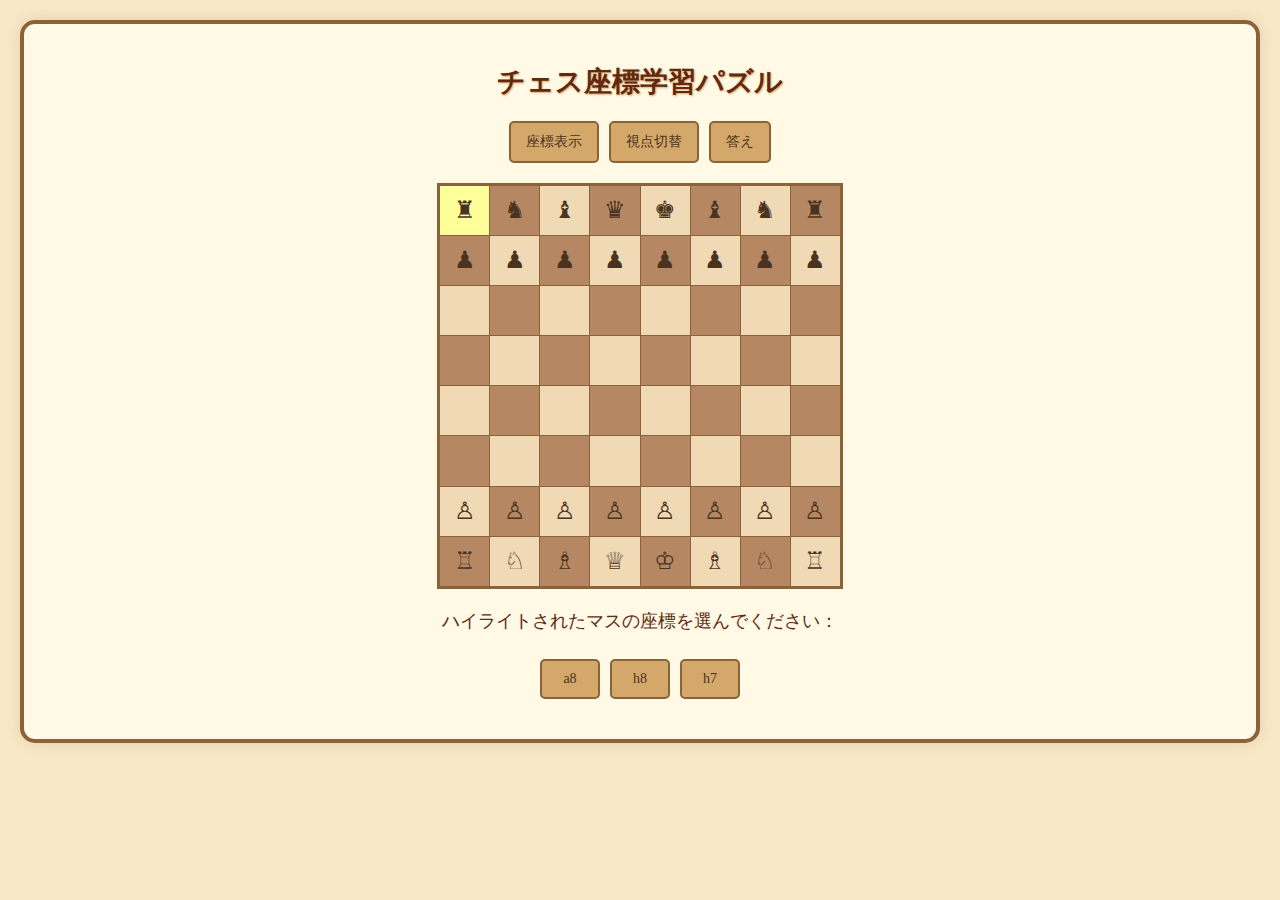
<file: chesszahyo.html>
<!DOCTYPE html>
<html lang="ja">
<head>
    <meta charset="UTF-8">
    <meta name="viewport" content="width=device-width, initial-scale=1.0">
    <title>チェス座標学習パズル</title>
    <style>
        body {
            font-family: 'Georgia', serif;
            background-color: #f9e7c5;
            color: #4a3420;
            display: flex;
            flex-direction: column;
            align-items: center;
            padding: 20px;
            margin: 0;
        }

        h1 {
            font-size: 28px;
            margin-bottom: 20px;
            text-align: center;
            color: #632810;
            text-shadow: 1px 1px 2px #d4a76a;
        }

        #game-container {
            background-color: #fff9e6;
            border: 4px solid #8c6239;
            border-radius: 15px;
            padding: 20px;
            box-shadow: 0 0 15px rgba(0,0,0,0.1);
            max-width: 100%;
            width: 100%;
            box-sizing: border-box;
        }

        #chessboard {
            display: grid;
            grid-template-columns: repeat(8, 1fr);
            grid-template-rows: repeat(8, 1fr);
            gap: 1px;
            margin: 20px auto;
            border: 3px solid #8c6239;
            background-color: #8c6239;
            max-width: 400px;
            width: 100%;
            aspect-ratio: 1 / 1;
        }

        .square {
            display: flex;
            justify-content: center;
            align-items: center;
            font-size: 24px;
            cursor: pointer;
            transition: all 0.3s;
            position: relative;
        }

        .square:hover {
            transform: scale(1.05);
        }

        .square.white {
            background-color: #f0d9b5;
        }

        .square.black {
            background-color: #b58863;
        }

        .square.highlighted {
            background-color: #ffff99;
            animation: pulse 1s infinite alternate;
        }

        @keyframes pulse {
            from { transform: scale(1); }
            to { transform: scale(1.05); }
        }

        .coordinate-label, .piece-coordinate {
            font-size: 10px;
            position: absolute;
            color: #4a3420;
            opacity: 0;
            transition: opacity 0.3s;
        }

        .coordinate-label {
            bottom: 2px;
            right: 2px;
        }

        .piece-coordinate {
            top: 2px;
            left: 2px;
        }

        .show-coordinates .coordinate-label,
        .show-coordinates .piece-coordinate {
            opacity: 1;
        }

        #message {
            font-size: 18px;
            margin: 20px 0;
            min-height: 30px;
            text-align: center;
            color: #632810;
        }

        #button-panel, #choices {
            display: flex;
            flex-wrap: wrap;
            justify-content: center;
            gap: 10px;
            margin: 20px 0;
        }

        .control-button, .choice-button {
            font-family: 'Georgia', serif;
            padding: 10px 15px;
            font-size: 14px;
            cursor: pointer;
            background-color: #d4a76a;
            color: #4a3420;
            border: 2px solid #8c6239;
            border-radius: 5px;
            transition: all 0.3s;
        }

        .control-button:hover, .choice-button:hover {
            background-color: #e6c395;
        }

        .choice-button {
            min-width: 60px;
        }

        @keyframes fadeIn {
            from { opacity: 0; }
            to { opacity: 1; }
        }

        .fade-in {
            animation: fadeIn 0.5s ease-out;
        }

        @media (max-width: 600px) {
            body {
                padding: 10px;
            }

            h1 {
                font-size: 24px;
            }

            #game-container {
                padding: 10px;
            }

            .square {
                font-size: 18px;
            }

            .coordinate-label, .piece-coordinate {
                font-size: 8px;
            }

            .control-button, .choice-button {
                padding: 8px 12px;
                font-size: 12px;
            }
        }
    </style>
</head>
<body>
    <div id="game-container">
        <h1>チェス座標学習パズル</h1>
        <div id="button-panel">
            <button class="control-button fade-in" id="toggleCoordinates">座標表示</button>
            <button class="control-button fade-in" id="toggleColor">視点切替</button>
            <button class="control-button fade-in" id="showAnswer">答え</button>
        </div>
        <div id="chessboard" class="fade-in"></div>
        <div id="message" class="fade-in"></div>
        <div id="choices" class="fade-in"></div>
    </div>

    <script>
        const files = ['a', 'b', 'c', 'd', 'e', 'f', 'g', 'h'];
        const ranks = ['1', '2', '3', '4', '5', '6', '7', '8'];
        let playerSideWhite = true;
        let currentQuestion = null;
        
        const pieces = {
            white: ['♖', '♘', '♗', '♕', '♔', '♗', '♘', '♖', '♙', '♙', '♙', '♙', '♙', '♙', '♙', '♙'],
            black: ['♜', '♞', '♝', '♛', '♚', '♝', '♞', '♜', '♟', '♟', '♟', '♟', '♟', '♟', '♟', '♟']
        };

        function getCoordinate(file, rank) {
            if (playerSideWhite) {
                return `${files[file]}${rank + 1}`;
            } else {
                return `${files[7-file]}${8-rank}`;
            }
        }

        function generateBoard() {
            const chessboard = document.getElementById('chessboard');
            chessboard.innerHTML = '';

            for (let rank = 7; rank >= 0; rank--) {
                for (let file = 0; file < 8; file++) {
                    const square = document.createElement('div');
                    square.classList.add('square');
                    
                    if ((rank + file) % 2 === 0) {
                        square.classList.add('black');
                    } else {
                        square.classList.add('white');
                    }

                    const coordinate = getCoordinate(file, rank);
                    square.dataset.coordinate = coordinate;

                    const label = document.createElement('span');
                    label.classList.add('coordinate-label');
                    label.textContent = coordinate;
                    square.appendChild(label);

                    let piece = '';
                    if (playerSideWhite) {
                        if (rank === 7) piece = pieces.black[file];
                        if (rank === 6) piece = pieces.black[file + 8];
                        if (rank === 1) piece = pieces.white[file + 8];
                        if (rank === 0) piece = pieces.white[file];
                    } else {
                        if (rank === 7) piece = pieces.white[7-file];
                        if (rank === 6) piece = pieces.white[15-file];
                        if (rank === 1) piece = pieces.black[15-file];
                        if (rank === 0) piece = pieces.black[7-file];
                    }

                    if (piece) {
                        square.innerHTML = piece;
                        const pieceLabel = document.createElement('span');
                        pieceLabel.classList.add('piece-coordinate');
                        pieceLabel.textContent = coordinate;
                        square.appendChild(pieceLabel);
                    }

                    square.addEventListener('click', () => handleSquareClick(square));
                    chessboard.appendChild(square);
                }
            }
        }

        function handleSquareClick(square) {
            if (!currentQuestion || currentQuestion.type !== 'click') return;
            
            if (square.dataset.coordinate === currentQuestion.answer) {
                square.classList.add('highlighted');
                showSuccessMessage();
                setTimeout(resetGame, 1500);
            } else {
                showErrorMessage();
            }
        }

        function generateQuestion() {
            const squares = Array.from(document.querySelectorAll('.square'));
            const targetSquare = squares[Math.floor(Math.random() * squares.length)];
            
            currentQuestion = {
                answer: targetSquare.dataset.coordinate,
                type: Math.random() < 0.5 ? 'click' : 'choice'
            };

            squares.forEach(square => square.classList.remove('highlighted'));

            if (currentQuestion.type === 'click') {
                showQuestionMessage(`座標 ${currentQuestion.answer} をクリックしてください。`);
                document.getElementById('choices').innerHTML = '';
            } else {
                generateChoices(currentQuestion.answer);
                targetSquare.classList.add('highlighted');
            }
        }

        function generateChoices(correct) {
            const squares = Array.from(document.querySelectorAll('.square'));
            let choices = [correct];
            
            while (choices.length < 3) {
                const randomSquare = squares[Math.floor(Math.random() * squares.length)];
                const coordinate = randomSquare.dataset.coordinate;
                if (!choices.includes(coordinate)) {
                    choices.push(coordinate);
                }
            }

            choices.sort(() => Math.random() - 0.5);

            const choicesDiv = document.getElementById('choices');
            choicesDiv.innerHTML = '';
            showQuestionMessage('ハイライトされたマスの座標を選んでください：');

            choices.forEach(choice => {
                const button = document.createElement('button');
                button.classList.add('choice-button', 'fade-in');
                button.textContent = choice;
                button.addEventListener('click', () => {
                    if (choice === correct) {
                        button.style.backgroundColor = '#90EE90';
                        showSuccessMessage();
                        setTimeout(resetGame, 1500);
                    } else {
                        button.style.backgroundColor = '#FFB6C1';
                        showErrorMessage();
                    }
                });
                choicesDiv.appendChild(button);
            });
        }

        function resetGame() {
            document.querySelectorAll('.square').forEach(square => {
                square.classList.remove('highlighted');
            });
            document.querySelectorAll('.choice-button').forEach(button => {
                button.style.backgroundColor = '#d4a76a';
            });
            generateQuestion();
        }

        function showQuestionMessage(text) {
            const messageElement = document.getElementById('message');
            messageElement.textContent = text;
            messageElement.classList.remove('fade-in');
            void messageElement.offsetWidth;
            messageElement.classList.add('fade-in');
        }

        function showSuccessMessage() {
            showMessage('正解です！素晴らしい推理力ですね。', 'success');
        }

        function showErrorMessage() {
            showMessage('惜しい！もう一度よく考えてみましょう。', 'error');
        }

        function showMessage(text, type) {
            const messageElement = document.getElementById('message');
            messageElement.textContent = text;
            messageElement.classList.remove('fade-in');
            void messageElement.offsetWidth;
            messageElement.classList.add('fade-in');

            if (type === 'success') {
                messageElement.style.color = '#006400';
            } else if (type === 'error') {
                messageElement.style.color = '#8B0000';
            }

            setTimeout(() => {
                messageElement.style.color = '#632810';
                if (type === 'error') {
                    if (currentQuestion.type === 'click') {
                        showQuestionMessage(`座標 ${currentQuestion.answer} をクリックしてください。`);
                    } else {
                        showQuestionMessage('ハイライトされたマスの座標を選んでください：');
                    }
                }
            }, 1500);
        }

        document.getElementById('toggleCoordinates').addEventListener('click', () => {
            document.getElementById('chessboard').classList.toggle('show-coordinates');
        });

        document.getElementById('toggleColor').addEventListener('click', () => {
            playerSideWhite = !playerSideWhite;
            generateBoard();
            generateQuestion();
        });

        document.getElementById('showAnswer').addEventListener('click', () => {
            if (currentQuestion) {
                const correctSquare = document.querySelector(`[data-coordinate="${currentQuestion.answer}"]`);
                correctSquare.classList.add('highlighted');

                if (currentQuestion.type === 'choice') {
                    const choiceButtons = document.querySelectorAll('.choice-button');
                    choiceButtons.forEach(button => {
                        if (button.textContent === currentQuestion.answer) {
                            button.style.backgroundColor = '#90EE90';
                        }
                    });
                    showMessage(`正解は ${currentQuestion.answer} です。よく観察してみましょう。`, 'success');
                } else {
                    showMessage(`正解のマス（${currentQuestion.answer}）をハイライトしました。次は自力で解けるはずです！`, 'success');
                }
            }
        });

        generateBoard();
        generateQuestion();
    </script>
</body>
</html>
</file>
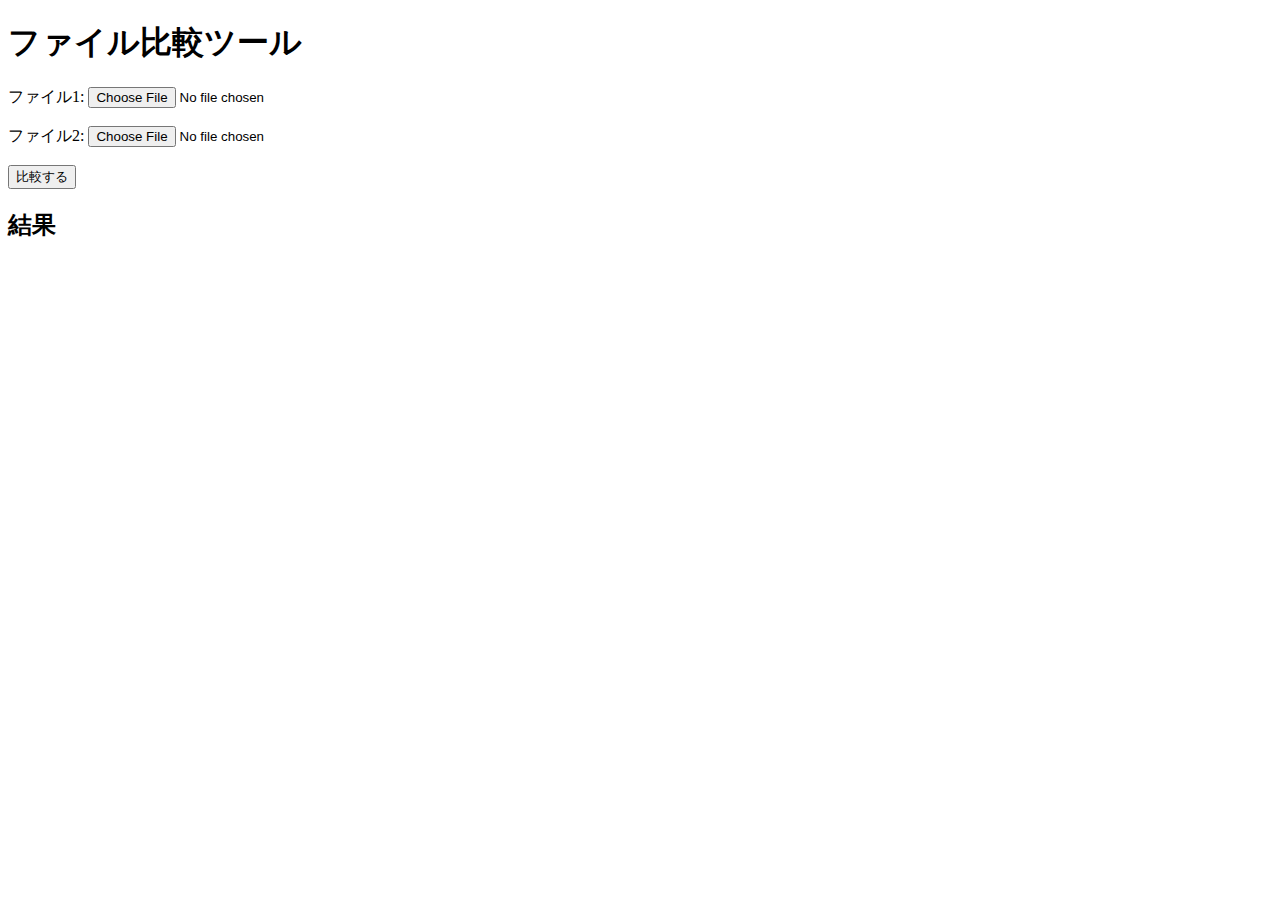
<file: en_usjson更新部分確認ツール.html>
<!DOCTYPE html>
<html lang="ja">
<head>
    <meta charset="UTF-8">
    <title>ファイル比較ツール</title>
</head>
<body>
    <h1>ファイル比較ツール</h1>
    <form>
        <label>ファイル1:</label>
        <input type="file" id="file1" accept=".json"><br><br>
        <label>ファイル2:</label>
        <input type="file" id="file2" accept=".json"><br><br>
        <button type="button" onclick="compareFiles()">比較する</button>
    </form>
    <h2>結果</h2>
    <div id="result"></div>

    <script>
        async function compareFiles() {
            console.log("compareFiles function called");  // デバッグ用ログ
            
            const file1 = document.getElementById('file1').files[0];
            const file2 = document.getElementById('file2').files[0];
            
            if (!file1 || !file2) {
                alert("2つのファイルを選択してください。");
                return;
            }

            const content1 = await file1.text();
            const content2 = await file2.text();

            console.log("File 1 content:", content1);  // デバッグ用
            console.log("File 2 content:", content2);  // デバッグ用

            let json1, json2;
            try {
                json1 = JSON.parse(content1);
                json2 = JSON.parse(content2);
            } catch (error) {
                console.error("JSONのパースに失敗しました:", error);
                alert("ファイルが正しいJSON形式ではありません。エラー内容: " + error.message);
                return;
            }

            const result = compareJSON(json1, json2);
            displayResult(result);
        }

        function compareJSON(json1, json2) {
            const diff = {
                onlyInFile1: [],
                onlyInFile2: [],
                differentValues: []
            };

            for (const key in json1) {
                if (json2.hasOwnProperty(key)) {
                    if (json1[key] !== json2[key]) {
                        diff.differentValues.push({ key: key, file1Value: json1[key], file2Value: json2[key] });
                    }
                } else {
                    diff.onlyInFile1.push({ key: key, value: json1[key] });
                }
            }

            for (const key in json2) {
                if (!json1.hasOwnProperty(key)) {
                    diff.onlyInFile2.push({ key: key, value: json2[key] });
                }
            }

            return diff;
        }

        function displayResult(result) {
            const resultDiv = document.getElementById("result");
            resultDiv.innerHTML = "";  // 初期化

            if (result.onlyInFile1.length === 0 && result.onlyInFile2.length === 0 && result.differentValues.length === 0) {
                resultDiv.innerHTML = "<p>両ファイルは同一です。</p>";
                return;
            }

            if (result.onlyInFile1.length > 0) {
                resultDiv.innerHTML += "<h3>ファイル1にのみ存在するエントリ</h3><ul>";
                result.onlyInFile1.forEach(item => {
                    resultDiv.innerHTML += `<li>"${item.key}": "${item.value}"</li>`;
                });
                resultDiv.innerHTML += "</ul>";
            }

            if (result.onlyInFile2.length > 0) {
                resultDiv.innerHTML += "<h3>ファイル2にのみ存在するエントリ</h3><ul>";
                result.onlyInFile2.forEach(item => {
                    resultDiv.innerHTML += `<li>"${item.key}": "${item.value}"</li>`;
                });
                resultDiv.innerHTML += "</ul>";
            }

            if (result.differentValues.length > 0) {
                resultDiv.innerHTML += "<h3>異なる値を持つエントリ</h3><ul>";
                result.differentValues.forEach(item => {
                    resultDiv.innerHTML += `<li>"${item.key}": "ファイル1の値=${item.file1Value}", "ファイル2の値=${item.file2Value}"</li>`;
                });
                resultDiv.innerHTML += "</ul>";
            }
        }
    </script>
</body>
</html>
</file>
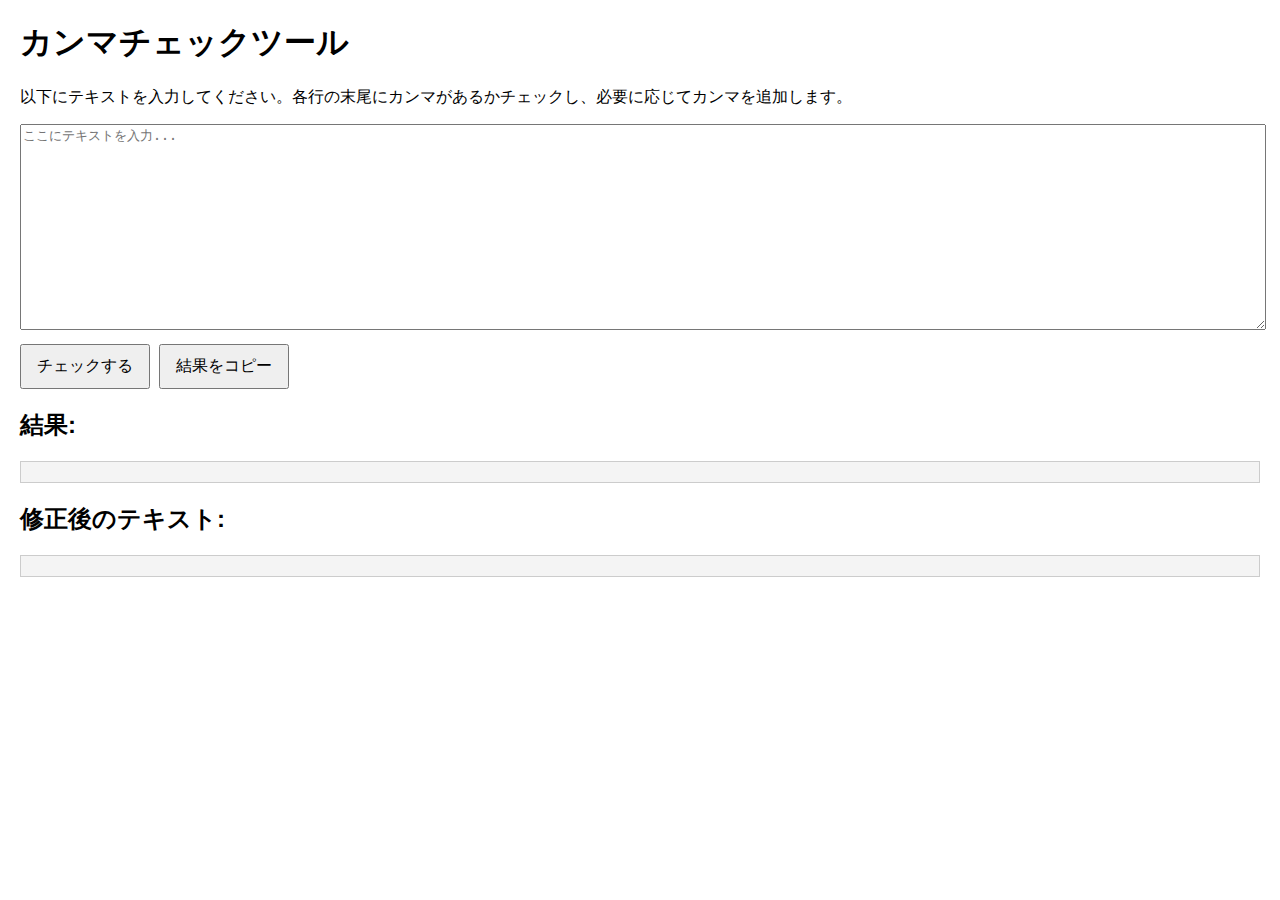
<file: カンマチェックツール.html>
<!DOCTYPE html>
<html lang="ja">
<head>
    <meta charset="UTF-8">
    <meta name="viewport" content="width=device-width, initial-scale=1.0">
    <title>カンマチェックツール</title>
    <style>
        body {
            font-family: Arial, sans-serif;
            margin: 20px;
        }
        textarea {
            width: 100%;
            height: 200px;
            margin-bottom: 10px;
        }
        button {
            padding: 10px 15px;
            font-size: 16px;
            margin-right: 5px;
        }
        pre {
            background-color: #f4f4f4;
            padding: 10px;
            border: 1px solid #ccc;
            white-space: pre-wrap; /* 改行を反映 */
        }
    </style>
</head>
<body>
    <h1>カンマチェックツール</h1>
    <p>以下にテキストを入力してください。各行の末尾にカンマがあるかチェックし、必要に応じてカンマを追加します。</p>
    <textarea id="inputText" placeholder="ここにテキストを入力..."></textarea><br>
    <button onclick="checkComma()">チェックする</button>
    <button onclick="copyResult()">結果をコピー</button>
    <h2>結果:</h2>
    <pre id="result"></pre>
    <h2>修正後のテキスト:</h2>
    <pre id="fixedResult"></pre>

    <script>
        function checkComma() {
            const text = document.getElementById('inputText').value;
            const lines = text.split('\n');
            let result = '';
            let fixedLines = [];

            lines.forEach((line, index) => {
                if (line.trim() === '') {
                    // 空行はスキップ
                    fixedLines.push(line);
                    return;
                }
                if (line.trim().endsWith(',')) {
                    result += `行 ${index + 1}: カンマがあります\n`;
                    fixedLines.push(line); // そのまま追加
                } else {
                    result += `行 ${index + 1}: カンマはありません\n`;
                    fixedLines.push(line + ','); // カンマを追加
                }
            });

            document.getElementById('result').innerText = result;
            document.getElementById('fixedResult').innerText = fixedLines.join('\n'); // 修正後のテキストを表示
        }

        function copyResult() {
            const fixedText = document.getElementById('fixedResult').innerText;
            navigator.clipboard.writeText(fixedText)
                .then(() => {
                    alert('修正後のテキストがコピーされました。');
                })
                .catch(err => {
                    alert('コピーに失敗しました: ', err);
                });
        }
    </script>
</body>
</html>
</file>
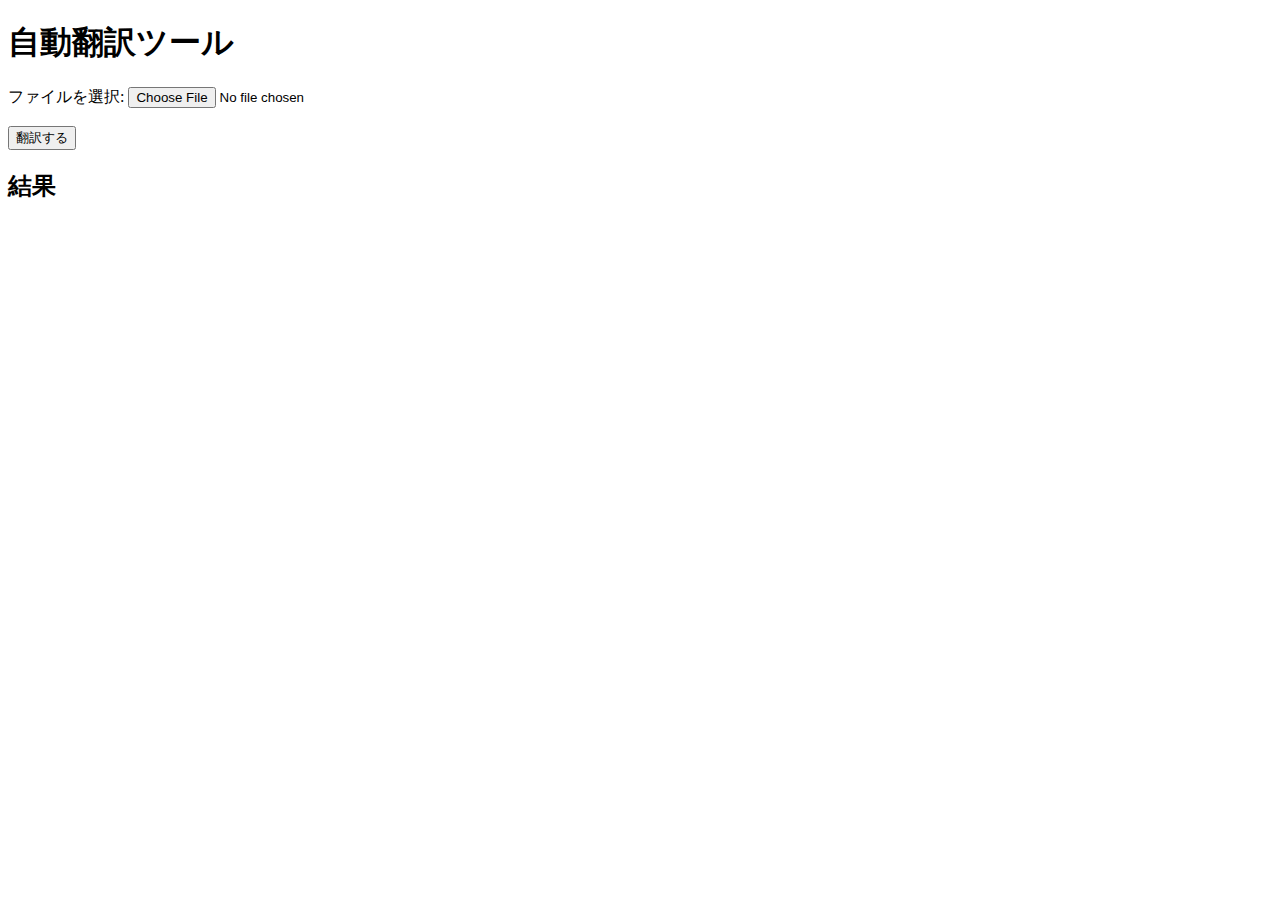
<file: 自動翻訳.html>
<!DOCTYPE html>
<html lang="ja">
<head>
    <meta charset="UTF-8">
    <title>自動翻訳ツール</title>
</head>
<body>
    <h1>自動翻訳ツール</h1>
    <form>
        <label>ファイルを選択:</label>
        <input type="file" id="file1" accept=".json"><br><br>
        <button type="button" onclick="translateJSON()">翻訳する</button>
    </form>
    <h2>結果</h2>
    <div id="result"></div>

    <script>
        async function translateJSON() {
            const file1 = document.getElementById('file1').files[0];

            if (!file1) {
                alert("ファイルを選択してください。");
                return;
            }

            const content1 = await file1.text();
            let json1;

            try {
                json1 = JSON.parse(content1);
            } catch (error) {
                console.error("JSONのパースに失敗しました:", error);
                alert("ファイルが正しいJSON形式ではありません。");
                return;
            }

            // 翻訳を行う
            const translatedJSON = await translateValues(json1);
            displayResult(translatedJSON);
        }

        async function translateValues(json) {
            const translated = {};
            const promises = Object.keys(json).map(async (key) => {
                const translation = await translateText(json[key]);
                translated[key] = translation;
            });

            await Promise.all(promises);
            return translated;
        }

        async function translateText(text) {
            const response = await fetch('https://libretranslate.com/translate', {
                method: 'POST',
                headers: {
                    'Content-Type': 'application/json',
                },
                body: JSON.stringify({
                    q: text,
                    source: 'en',  // 翻訳元の言語コード
                    target: 'ja',  // 翻訳先の言語コード
                    format: 'text',
                }),
            });

            const data = await response.json();
            console.log(data); // APIのレスポンスを表示
            return data.translatedText; // 翻訳されたテキストを返す
        }

        function displayResult(result) {
            const resultDiv = document.getElementById("result");
            resultDiv.innerHTML = "<pre>" + JSON.stringify(result, null, 2) + "</pre>";
        }
    </script>
</body>
</html>
</file>
